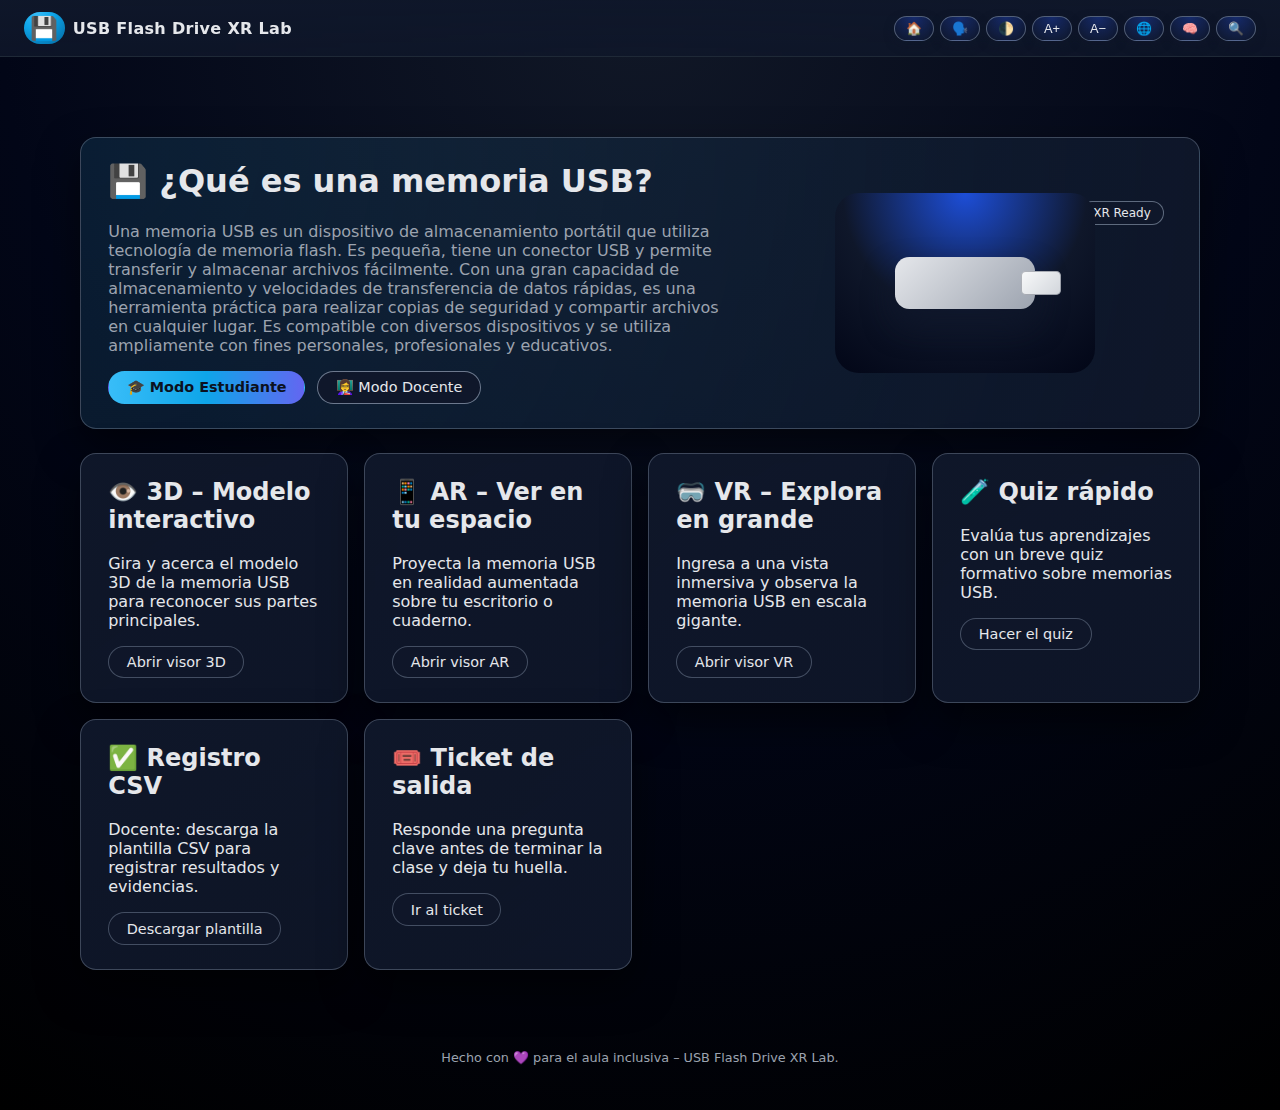
<file: index.html>
<!DOCTYPE html>
<html lang="es">
<head>
  <meta charset="UTF-8" />
  <meta name="viewport" content="width=device-width, initial-scale=1.0" />
  <title>USB Flash Drive XR Lab</title>
  <link rel="stylesheet" href="css/styles.css" />
  <link rel="manifest" href="manifest.webmanifest" />
  <meta name="theme-color" content="#050816" />
  <script>
    if ('serviceWorker' in navigator) {
      window.addEventListener('load', () => {
        navigator.serviceWorker.register('service-worker.js').catch(console.error);
      });
    }
  </script>
</head>
<body class="theme-dark">
  
<header class="top-bar" aria-label="Barra de navegación principal">
  <div class="brand">
    <span class="brand-logo">💾</span>
    <span class="brand-title">USB Flash Drive XR Lab</span>
  </div>
  <nav class="controls" aria-label="Controles inclusivos">
    <button class="ctrl-btn" data-action="go-home" title="Inicio (🏠)">🏠</button>
    <button class="ctrl-btn" data-action="toggle-reader" title="Lector en voz alta (🗣️)">🗣️</button>
    <button class="ctrl-btn" data-action="toggle-theme" title="Cambiar tema claro/oscuro (🌓)">🌓</button>
    <button class="ctrl-btn" data-action="font-inc" title="Aumentar tamaño de letra (A+)">A+</button>
    <button class="ctrl-btn" data-action="font-dec" title="Disminuir tamaño de letra (A−)">A−</button>
    <button class="ctrl-btn" data-action="toggle-lang" title="Cambiar idioma (🌐)">🌐</button>
    <button class="ctrl-btn" data-action="focus-mode" title="Modo foco / sin distracciones (🧠)">🧠</button>
    <button class="ctrl-btn" data-action="open-search" title="Buscar en la página (🔍)">🔍</button>
  </nav>
</header>

  <main id="main-content" class="container">
    <section class="hero card">
      <div class="hero-text">
        <h1>💾 ¿Qué es una memoria USB?</h1>
        <p>
          Una memoria USB es un dispositivo de almacenamiento portátil que utiliza tecnología de memoria
          flash. Es pequeña, tiene un conector USB y permite transferir y almacenar archivos fácilmente.
          Con una gran capacidad de almacenamiento y velocidades de transferencia de datos rápidas, es una
          herramienta práctica para realizar copias de seguridad y compartir archivos en cualquier lugar.
          Es compatible con diversos dispositivos y se utiliza ampliamente con fines personales,
          profesionales y educativos.
        </p>
        <div class="hero-actions">
          <a href="estudiante.html" class="btn primary">🎓 Modo Estudiante</a>
          <a href="login-docente.html" class="btn secondary">👩‍🏫 Modo Docente</a>
        </div>
      </div>
      <div class="hero-media">
        <div class="hero-chip">XR Ready</div>
        <div class="hero-illustration">
          <div class="usb-body"></div>
          <div class="usb-head"></div>
        </div>
      </div>
    </section>

    <section class="grid grid-3">
      <article class="card micro">
        <h2>👁️ 3D – Modelo interactivo</h2>
        <p>Gira y acerca el modelo 3D de la memoria USB para reconocer sus partes principales.</p>
        <a href="viewer3D/usb3d.html" class="btn ghost">Abrir visor 3D</a>
      </article>

      <article class="card micro">
        <h2>📱 AR – Ver en tu espacio</h2>
        <p>Proyecta la memoria USB en realidad aumentada sobre tu escritorio o cuaderno.</p>
        <a href="viewerAR/usb-ar.html" class="btn ghost">Abrir visor AR</a>
      </article>

      <article class="card micro">
        <h2>🥽 VR – Explora en grande</h2>
        <p>Ingresa a una vista inmersiva y observa la memoria USB en escala gigante.</p>
        <a href="viewerVR/usb-vr.html" class="btn ghost">Abrir visor VR</a>
      </article>

      <article class="card micro">
        <h2>🧪 Quiz rápido</h2>
        <p>Evalúa tus aprendizajes con un breve quiz formativo sobre memorias USB.</p>
        <a href="estudiante.html#quiz-usb" class="btn ghost">Hacer el quiz</a>
      </article>

      <article class="card micro">
        <h2>✅ Registro CSV</h2>
        <p>Docente: descarga la plantilla CSV para registrar resultados y evidencias.</p>
        <a href="docs/registro_usb_template.csv" class="btn ghost">Descargar plantilla</a>
      </article>

      <article class="card micro">
        <h2>🎟️ Ticket de salida</h2>
        <p>Responde una pregunta clave antes de terminar la clase y deja tu huella.</p>
        <a href="estudiante.html#ticket-salida" class="btn ghost">Ir al ticket</a>
      </article>
    </section>
  </main>

 <!-- <div id="search-dialog" class="search-dialog" hidden>
    <div class="search-box card">
      <h2>🔍 Buscar en la página</h2>
      <input type="search" id="search-input" placeholder="Escribe una palabra clave..." />
      <button class="btn primary" id="search-close">Cerrar</button>
    </div>
  </div> -->

  <footer class="footer">
    <p>Hecho con 💜 para el aula inclusiva – USB Flash Drive XR Lab.</p>
  </footer>

  <script src="js/accessibility.js"></script>
  <script src="js/main.js"></script>
</body>
</html>
</file>
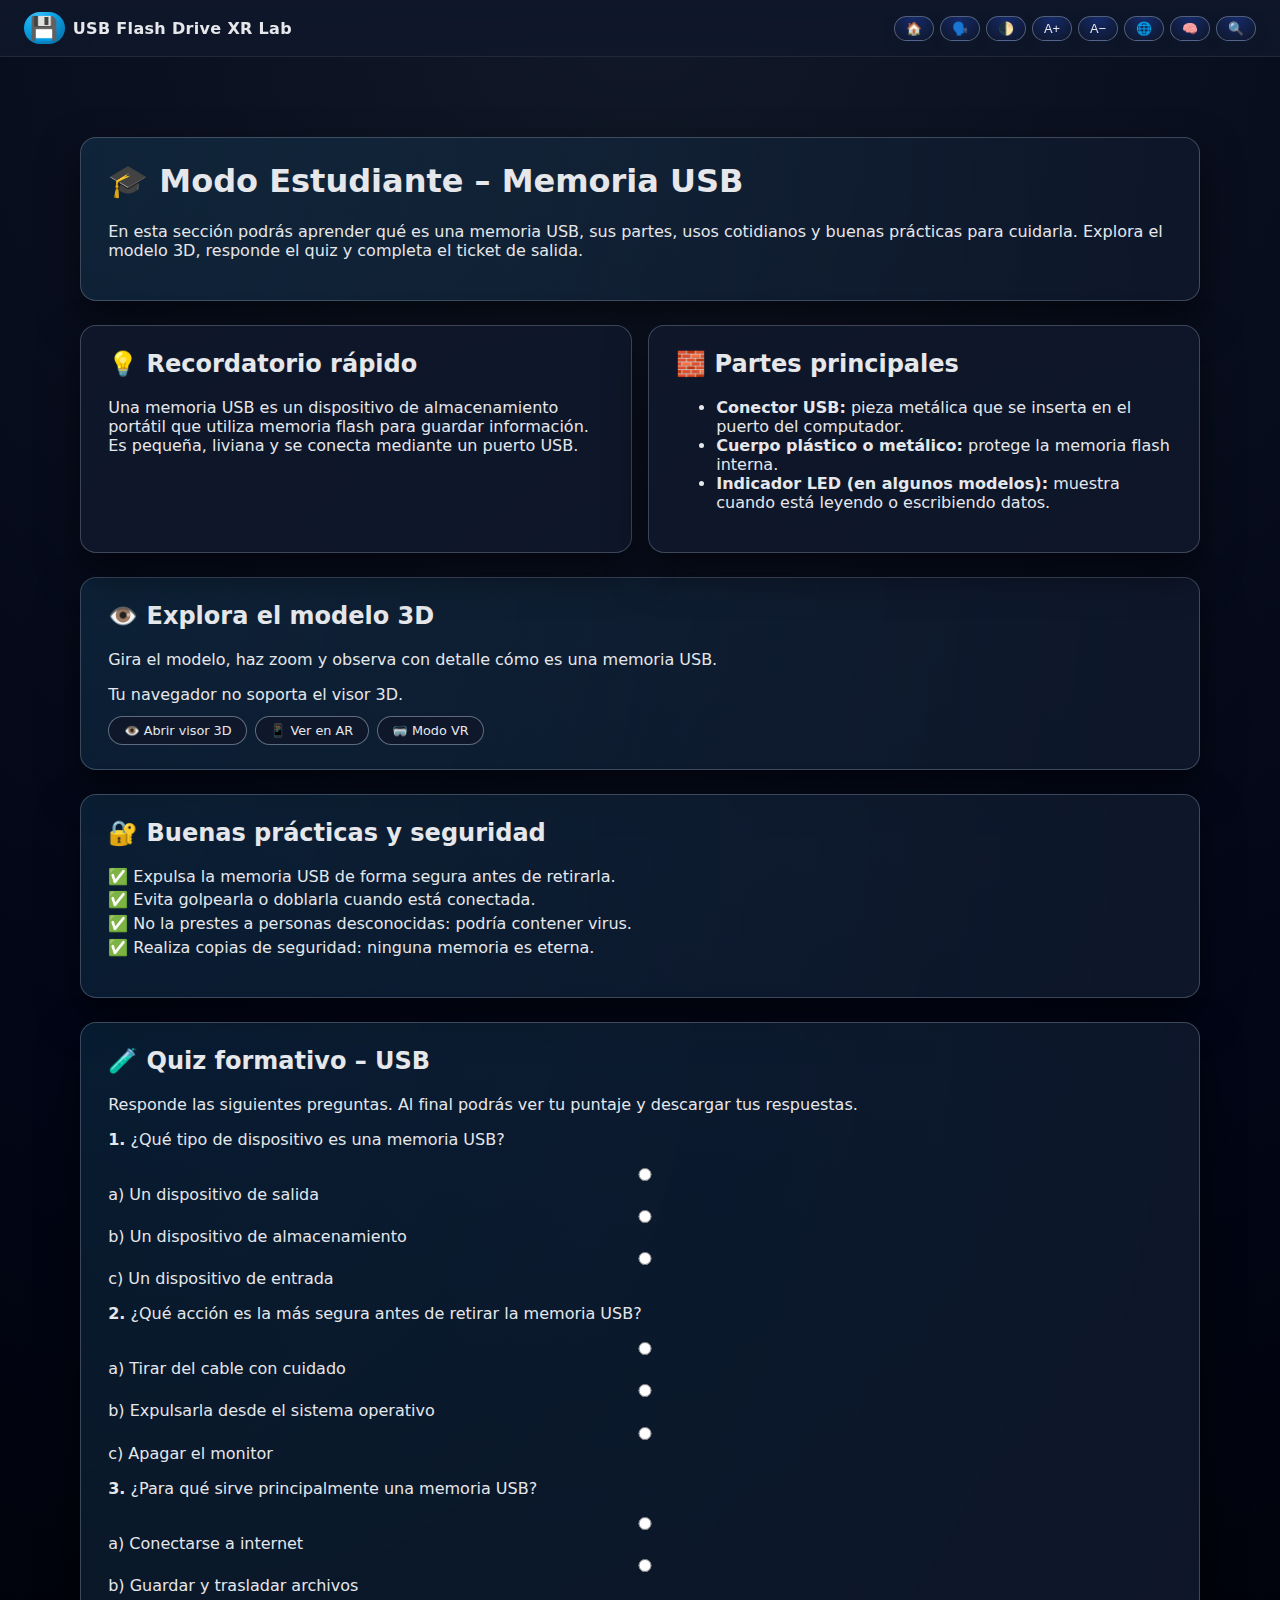
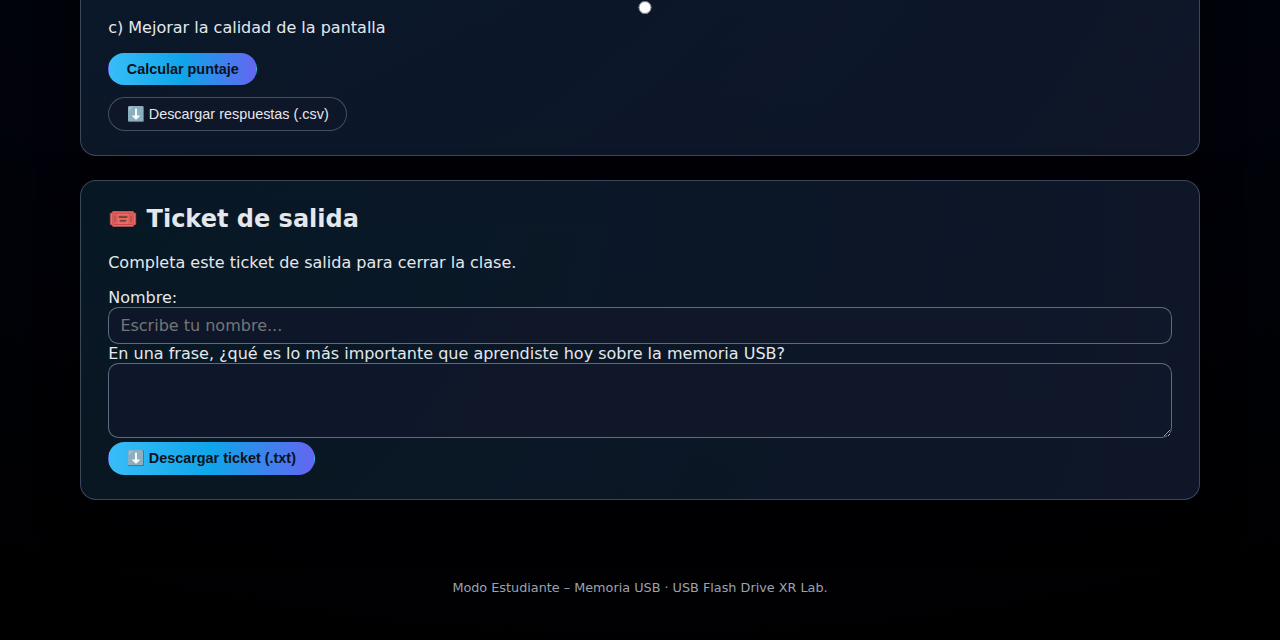
<file: estudiante.html>
<!DOCTYPE html>
<html lang="es">
<head>
  <meta charset="UTF-8" />
  <meta name="viewport" content="width=device-width, initial-scale=1.0" />
  <title>Modo Estudiante – Memoria USB</title>
  <link rel="stylesheet" href="css/styles.css" />
  <script type="module" src="https://unpkg.com/@google/model-viewer/dist/model-viewer.min.js"></script>
</head>
<body class="theme-dark">
  
<header class="top-bar" aria-label="Barra de navegación principal">
  <div class="brand">
    <span class="brand-logo">💾</span>
    <span class="brand-title">USB Flash Drive XR Lab</span>
  </div>
  <nav class="controls" aria-label="Controles inclusivos">
    <button class="ctrl-btn" data-action="go-home" title="Inicio (🏠)">🏠</button>
    <button class="ctrl-btn" data-action="toggle-reader" title="Lector en voz alta (🗣️)">🗣️</button>
    <button class="ctrl-btn" data-action="toggle-theme" title="Cambiar tema claro/oscuro (🌓)">🌓</button>
    <button class="ctrl-btn" data-action="font-inc" title="Aumentar tamaño de letra (A+)">A+</button>
    <button class="ctrl-btn" data-action="font-dec" title="Disminuir tamaño de letra (A−)">A−</button>
    <button class="ctrl-btn" data-action="toggle-lang" title="Cambiar idioma (🌐)">🌐</button>
    <button class="ctrl-btn" data-action="focus-mode" title="Modo foco / sin distracciones (🧠)">🧠</button>
    <button class="ctrl-btn" data-action="open-search" title="Buscar en la página (🔍)">🔍</button>
  </nav>
</header>

  <main id="main-content" class="container">
    <section class="card">
      <h1>🎓 Modo Estudiante – Memoria USB</h1>
      <p>
        En esta sección podrás aprender qué es una memoria USB, sus partes, usos cotidianos y buenas
        prácticas para cuidarla. Explora el modelo 3D, responde el quiz y completa el ticket de salida.
      </p>
    </section>

    <section class="grid grid-2">
      <article class="card micro">
        <h2>💡 Recordatorio rápido</h2>
        <p>
          Una memoria USB es un dispositivo de almacenamiento portátil que utiliza memoria flash para
          guardar información. Es pequeña, liviana y se conecta mediante un puerto USB.
        </p>
      </article>

      <article class="card micro">
        <h2>🧱 Partes principales</h2>
        <ul>
          <li><strong>Conector USB:</strong> pieza metálica que se inserta en el puerto del computador.</li>
          <li><strong>Cuerpo plástico o metálico:</strong> protege la memoria flash interna.</li>
          <li><strong>Indicador LED (en algunos modelos):</strong> muestra cuando está leyendo o escribiendo datos.</li>
        </ul>
      </article>
    </section>

    <section class="card">
      <h2>👁️ Explora el modelo 3D</h2>
      <p>Gira el modelo, haz zoom y observa con detalle cómo es una memoria USB.</p>
      <model-viewer src="../assets/models/usb_flash_drive.glb" camera-controls autoplay ar ar-modes="webxr scene-viewer quick-look"
                    shadow-intensity="0.8" exposure="0.9"
                    style="width: 100%; height: 320px; border-radius: 1rem; overflow: hidden; background:#000;">
        <div class="mv-fallback">Tu navegador no soporta el visor 3D.</div>
      </model-viewer>
      <div class="pill-row">
        <a href="viewer3D/usb3d.html" class="pill-btn">👁️ Abrir visor 3D</a>
        <a href="viewerAR/usb-ar.html" class="pill-btn">📱 Ver en AR</a>
        <a href="viewerVR/usb-vr.html" class="pill-btn">🥽 Modo VR</a>
      </div>
    </section>

    <section class="card">
      <h2>🔐 Buenas prácticas y seguridad</h2>
      <ul class="checklist">
        <li>✅ Expulsa la memoria USB de forma segura antes de retirarla.</li>
        <li>✅ Evita golpearla o doblarla cuando está conectada.</li>
        <li>✅ No la prestes a personas desconocidas: podría contener virus.</li>
        <li>✅ Realiza copias de seguridad: ninguna memoria es eterna.</li>
      </ul>
    </section>

    <section id="quiz-usb" class="card">
      <h2>🧪 Quiz formativo – USB</h2>
      <p>Responde las siguientes preguntas. Al final podrás ver tu puntaje y descargar tus respuestas.</p>
      <form id="quiz-form">
        <div class="quiz-item">
          <p><strong>1.</strong> ¿Qué tipo de dispositivo es una memoria USB?</p>
          <label><input type="radio" name="q1" value="a" /> a) Un dispositivo de salida</label>
          <label><input type="radio" name="q1" value="b" /> b) Un dispositivo de almacenamiento</label>
          <label><input type="radio" name="q1" value="c" /> c) Un dispositivo de entrada</label>
        </div>

        <div class="quiz-item">
          <p><strong>2.</strong> ¿Qué acción es la más segura antes de retirar la memoria USB?</p>
          <label><input type="radio" name="q2" value="a" /> a) Tirar del cable con cuidado</label>
          <label><input type="radio" name="q2" value="b" /> b) Expulsarla desde el sistema operativo</label>
          <label><input type="radio" name="q2" value="c" /> c) Apagar el monitor</label>
        </div>

        <div class="quiz-item">
          <p><strong>3.</strong> ¿Para qué sirve principalmente una memoria USB?</p>
          <label><input type="radio" name="q3" value="a" /> a) Conectarse a internet</label>
          <label><input type="radio" name="q3" value="b" /> b) Guardar y trasladar archivos</label>
          <label><input type="radio" name="q3" value="c" /> c) Mejorar la calidad de la pantalla</label>
        </div>

        <button type="button" class="btn primary" id="quiz-submit">Calcular puntaje</button>
      </form>
      <div id="quiz-result" class="quiz-result" aria-live="polite"></div>
      <button type="button" class="btn ghost" id="quiz-download">⬇️ Descargar respuestas (.csv)</button>
    </section>

    <section id="ticket-salida" class="card">
      <h2>🎟️ Ticket de salida</h2>
      <p>Completa este ticket de salida para cerrar la clase.</p>
      <label for="ticket-nombre">Nombre:</label>
      <input id="ticket-nombre" type="text" placeholder="Escribe tu nombre..." />

      <label for="ticket-pregunta">En una frase, ¿qué es lo más importante que aprendiste hoy sobre la memoria USB?</label>
      <textarea id="ticket-pregunta" rows="3"></textarea>

      <button type="button" class="btn primary" id="ticket-download">⬇️ Descargar ticket (.txt)</button>
    </section>
  </main>

  <footer class="footer">
    <p>Modo Estudiante – Memoria USB · USB Flash Drive XR Lab.</p>
  </footer>

  <script src="js/accessibility.js"></script>
  <script src="js/quiz.js"></script>
</body>
</html>
</file>
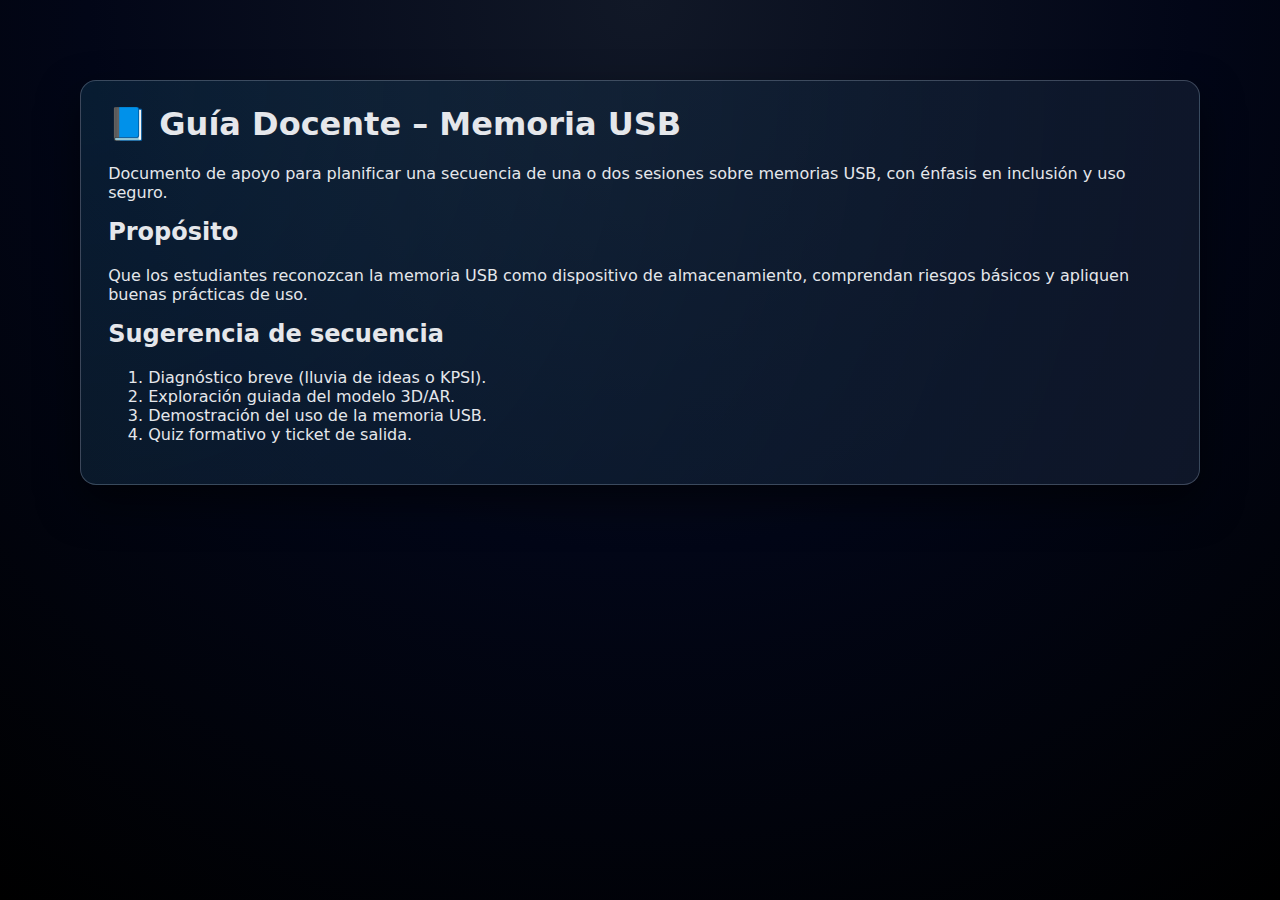
<file: docs/guia_usb.html>
<!DOCTYPE html>
<html lang="es">
<head>
  <meta charset="UTF-8" />
  <title>Guía Docente – Memoria USB</title>
  <link rel="stylesheet" href="../css/styles.css" />
</head>
<body class="theme-dark">
  <main class="container">
    <section class="card">
      <h1>📘 Guía Docente – Memoria USB</h1>
      <p>Documento de apoyo para planificar una secuencia de una o dos sesiones sobre memorias USB, con énfasis en inclusión y uso seguro.</p>
      <h2>Propósito</h2>
      <p>Que los estudiantes reconozcan la memoria USB como dispositivo de almacenamiento, comprendan riesgos básicos y apliquen buenas prácticas de uso.</p>
      <h2>Sugerencia de secuencia</h2>
      <ol>
        <li>Diagnóstico breve (lluvia de ideas o KPSI).</li>
        <li>Exploración guiada del modelo 3D/AR.</li>
        <li>Demostración del uso de la memoria USB.</li>
        <li>Quiz formativo y ticket de salida.</li>
      </ol>
    </section>
  </main>
</body>
</html>
</file>
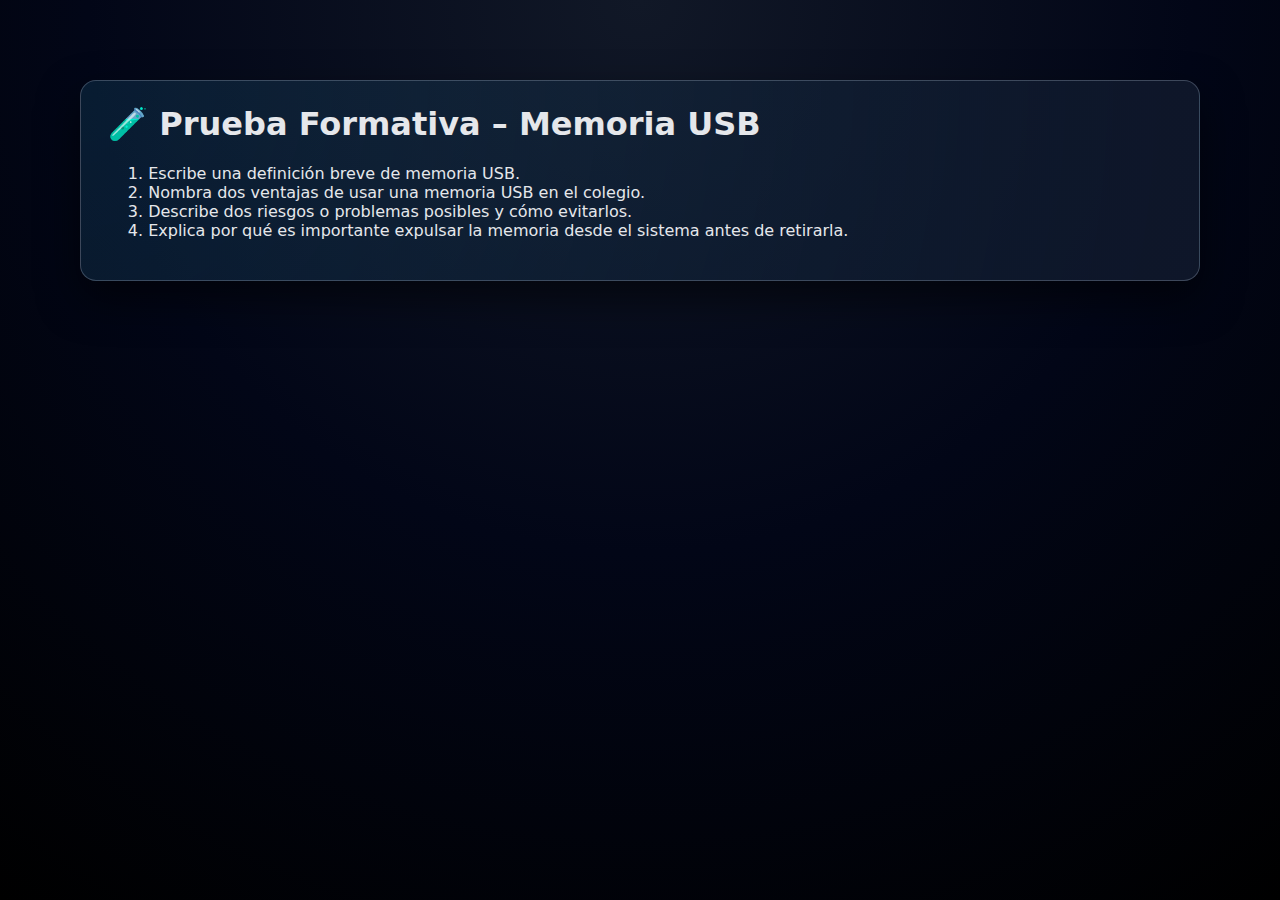
<file: docs/prueba_formativa_usb.html>
<!DOCTYPE html>
<html lang="es">
<head>
  <meta charset="UTF-8" />
  <title>Prueba Formativa – Memoria USB</title>
  <link rel="stylesheet" href="../css/styles.css" />
</head>
<body class="theme-dark">
  <main class="container">
    <section class="card">
      <h1>🧪 Prueba Formativa – Memoria USB</h1>
      <ol>
        <li>Escribe una definición breve de memoria USB.</li>
        <li>Nombra dos ventajas de usar una memoria USB en el colegio.</li>
        <li>Describe dos riesgos o problemas posibles y cómo evitarlos.</li>
        <li>Explica por qué es importante expulsar la memoria desde el sistema antes de retirarla.</li>
      </ol>
    </section>
  </main>
</body>
</html>
</file>
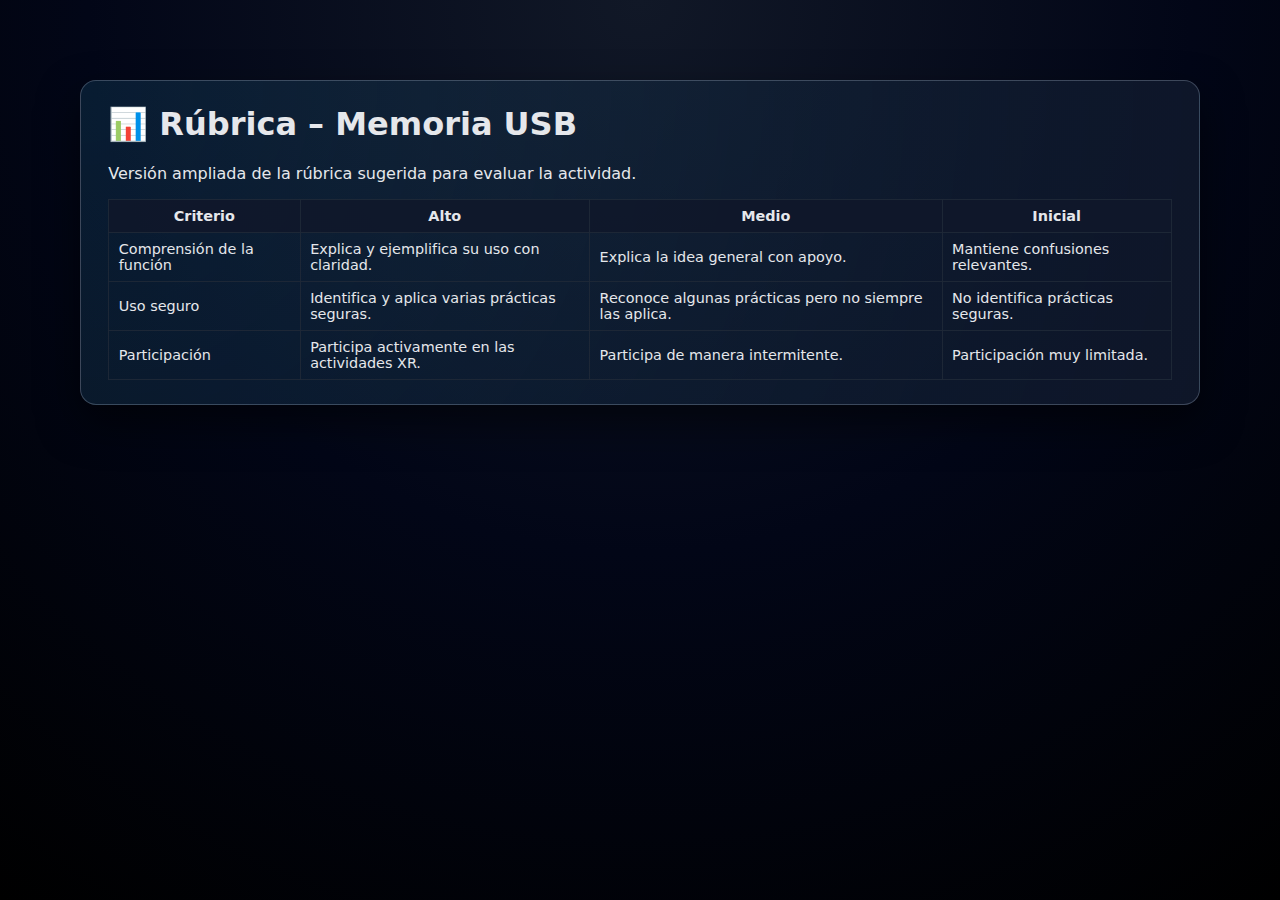
<file: docs/rubrica_usb.html>
<!DOCTYPE html>
<html lang="es">
<head>
  <meta charset="UTF-8" />
  <title>Rúbrica – Memoria USB</title>
  <link rel="stylesheet" href="../css/styles.css" />
</head>
<body class="theme-dark">
  <main class="container">
    <section class="card">
      <h1>📊 Rúbrica – Memoria USB</h1>
      <p>Versión ampliada de la rúbrica sugerida para evaluar la actividad.</p>
      <div class="table-wrapper">
        <table>
          <thead>
            <tr>
              <th>Criterio</th>
              <th>Alto</th>
              <th>Medio</th>
              <th>Inicial</th>
            </tr>
          </thead>
          <tbody>
            <tr>
              <td>Comprensión de la función</td>
              <td>Explica y ejemplifica su uso con claridad.</td>
              <td>Explica la idea general con apoyo.</td>
              <td>Mantiene confusiones relevantes.</td>
            </tr>
            <tr>
              <td>Uso seguro</td>
              <td>Identifica y aplica varias prácticas seguras.</td>
              <td>Reconoce algunas prácticas pero no siempre las aplica.</td>
              <td>No identifica prácticas seguras.</td>
            </tr>
            <tr>
              <td>Participación</td>
              <td>Participa activamente en las actividades XR.</td>
              <td>Participa de manera intermitente.</td>
              <td>Participación muy limitada.</td>
            </tr>
          </tbody>
        </table>
      </div>
    </section>
  </main>
</body>
</html>
</file>
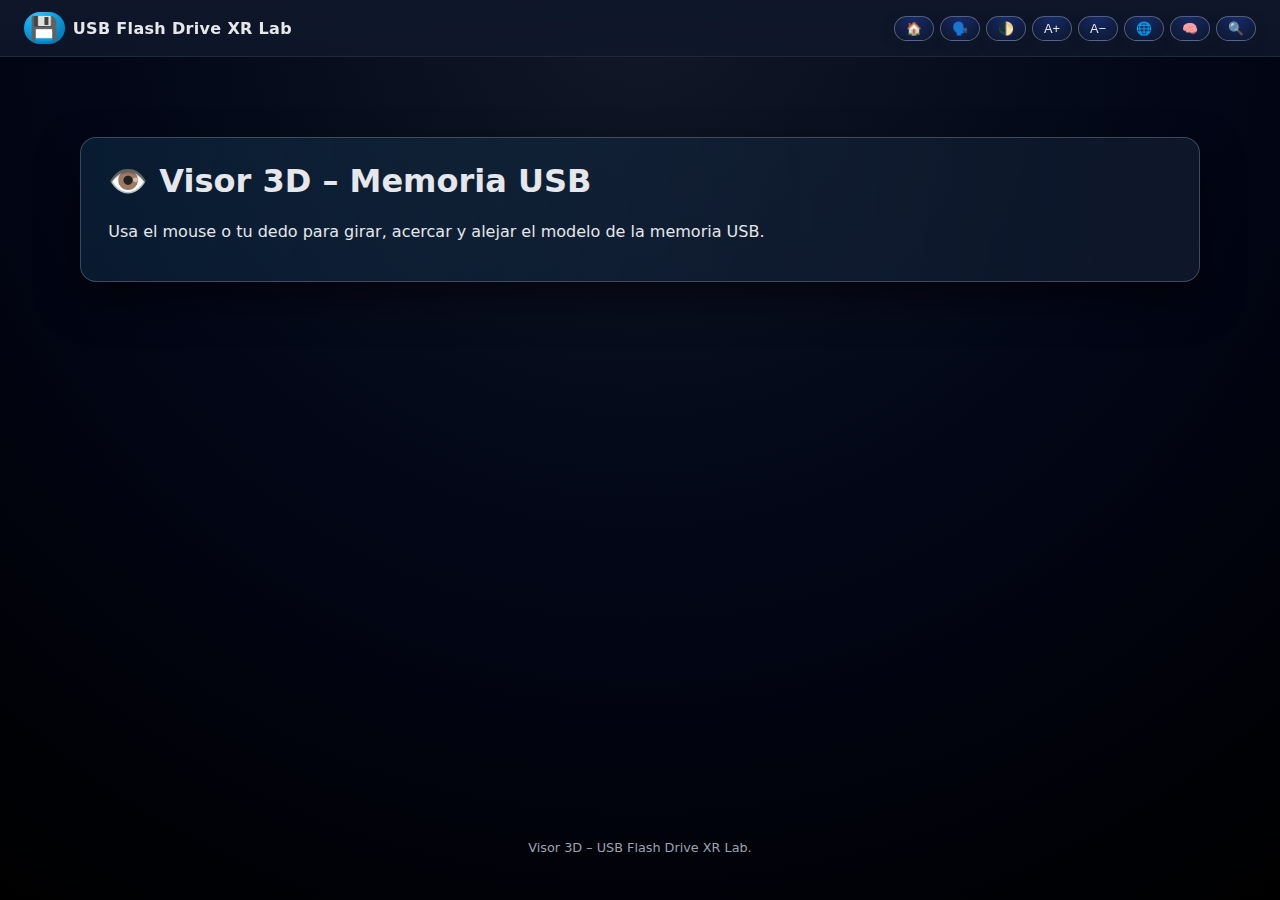
<file: viewer3D/usb3d.html>
<!DOCTYPE html>
<html lang="es">
<head>
  <meta charset="UTF-8" />
  <meta name="viewport" content="width=device-width, initial-scale=1.0" />
  <title>Visor 3D – Memoria USB</title>
  <link rel="stylesheet" href="../css/styles.css" />
  <script type="module" src="https://unpkg.com/@google/model-viewer/dist/model-viewer.min.js"></script>
</head>
<body class="theme-dark">
  
<header class="top-bar" aria-label="Barra de navegación principal">
  <div class="brand">
    <span class="brand-logo">💾</span>
    <span class="brand-title">USB Flash Drive XR Lab</span>
  </div>
  <nav class="controls" aria-label="Controles inclusivos">
    <button class="ctrl-btn" data-action="go-home" title="Inicio (🏠)">🏠</button>
    <button class="ctrl-btn" data-action="toggle-reader" title="Lector en voz alta (🗣️)">🗣️</button>
    <button class="ctrl-btn" data-action="toggle-theme" title="Cambiar tema claro/oscuro (🌓)">🌓</button>
    <button class="ctrl-btn" data-action="font-inc" title="Aumentar tamaño de letra (A+)">A+</button>
    <button class="ctrl-btn" data-action="font-dec" title="Disminuir tamaño de letra (A−)">A−</button>
    <button class="ctrl-btn" data-action="toggle-lang" title="Cambiar idioma (🌐)">🌐</button>
    <button class="ctrl-btn" data-action="focus-mode" title="Modo foco / sin distracciones (🧠)">🧠</button>
    <button class="ctrl-btn" data-action="open-search" title="Buscar en la página (🔍)">🔍</button>
  </nav>
</header>

  <main id="main-content" class="container">
    <section class="card">
      <h1>👁️ Visor 3D – Memoria USB</h1>
      <model-viewer src="../assets/models/usb_flash_drive.glb" camera-controls autoplay
                    shadow-intensity="1" style="width:100%;height:360px;border-radius:1rem;background:#000;">
      </model-viewer>
      <p>Usa el mouse o tu dedo para girar, acercar y alejar el modelo de la memoria USB.</p>
    </section>
  </main>
  <footer class="footer">
    <p>Visor 3D – USB Flash Drive XR Lab.</p>
  </footer>
  <script src="../js/accessibility.js"></script>
</body>
</html>
</file>
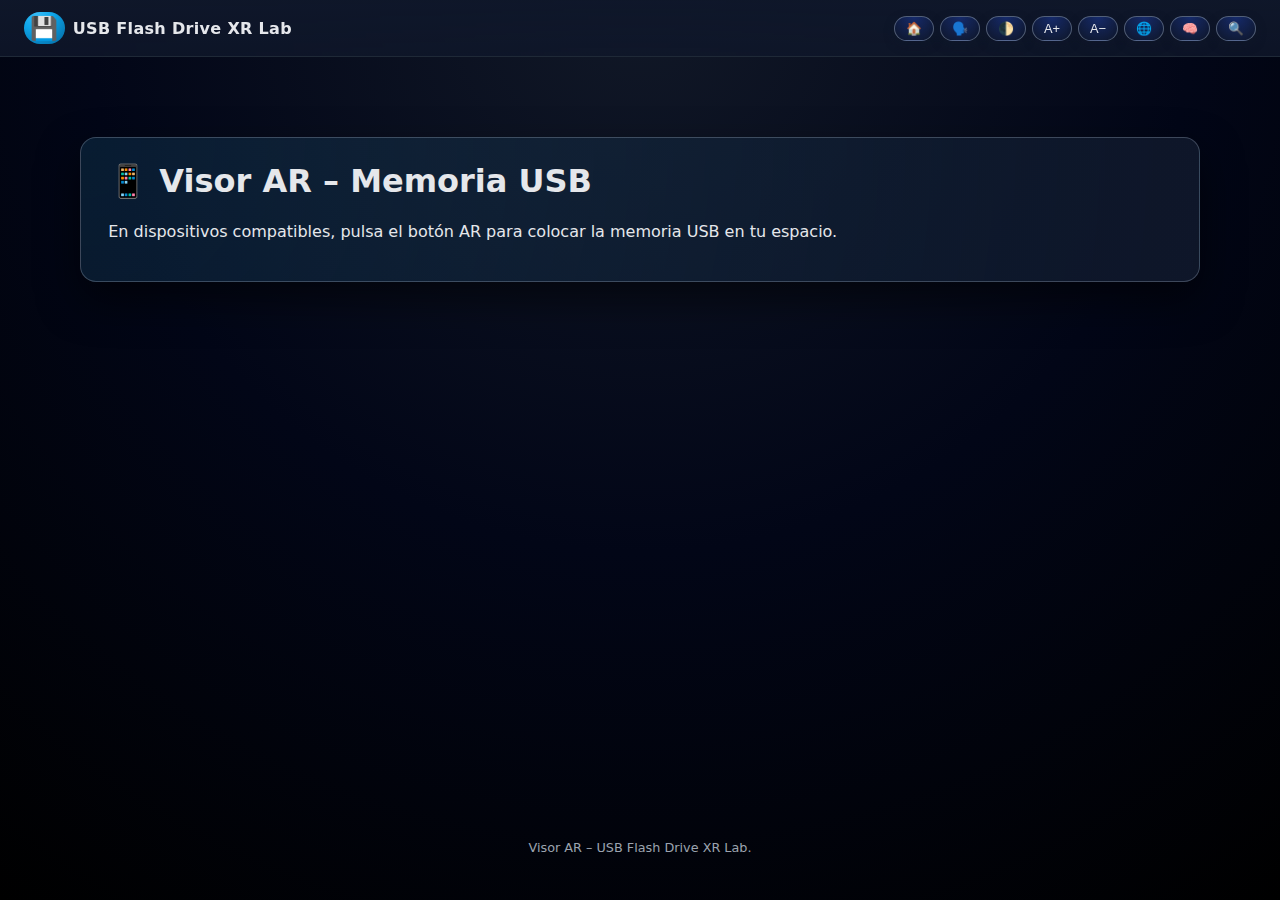
<file: viewerAR/usb-ar.html>
<!DOCTYPE html>
<html lang="es">
<head>
  <meta charset="UTF-8" />
  <meta name="viewport" content="width=device-width, initial-scale=1.0" />
  <title>Visor AR – Memoria USB</title>
  <link rel="stylesheet" href="../css/styles.css" />
  <script type="module" src="https://unpkg.com/@google/model-viewer/dist/model-viewer.min.js"></script>
</head>
<body class="theme-dark">
  
<header class="top-bar" aria-label="Barra de navegación principal">
  <div class="brand">
    <span class="brand-logo">💾</span>
    <span class="brand-title">USB Flash Drive XR Lab</span>
  </div>
  <nav class="controls" aria-label="Controles inclusivos">
    <button class="ctrl-btn" data-action="go-home" title="Inicio (🏠)">🏠</button>
    <button class="ctrl-btn" data-action="toggle-reader" title="Lector en voz alta (🗣️)">🗣️</button>
    <button class="ctrl-btn" data-action="toggle-theme" title="Cambiar tema claro/oscuro (🌓)">🌓</button>
    <button class="ctrl-btn" data-action="font-inc" title="Aumentar tamaño de letra (A+)">A+</button>
    <button class="ctrl-btn" data-action="font-dec" title="Disminuir tamaño de letra (A−)">A−</button>
    <button class="ctrl-btn" data-action="toggle-lang" title="Cambiar idioma (🌐)">🌐</button>
    <button class="ctrl-btn" data-action="focus-mode" title="Modo foco / sin distracciones (🧠)">🧠</button>
    <button class="ctrl-btn" data-action="open-search" title="Buscar en la página (🔍)">🔍</button>
  </nav>
</header>

  <main id="main-content" class="container">
    <section class="card">
      <h1>📱 Visor AR – Memoria USB</h1>
      <p>En dispositivos compatibles, pulsa el botón AR para colocar la memoria USB en tu espacio.</p>
      <model-viewer src="../assets/models/usb_flash_drive.glb" camera-controls autoplay ar ar-modes="webxr scene-viewer quick-look"
                    shadow-intensity="1" style="width:100%;height:360px;border-radius:1rem;background:#000;">
      </model-viewer>
    </section>
  </main>
  <footer class="footer">
    <p>Visor AR – USB Flash Drive XR Lab.</p>
  </footer>
  <script src="../js/accessibility.js"></script>
</body>
</html>
</file>
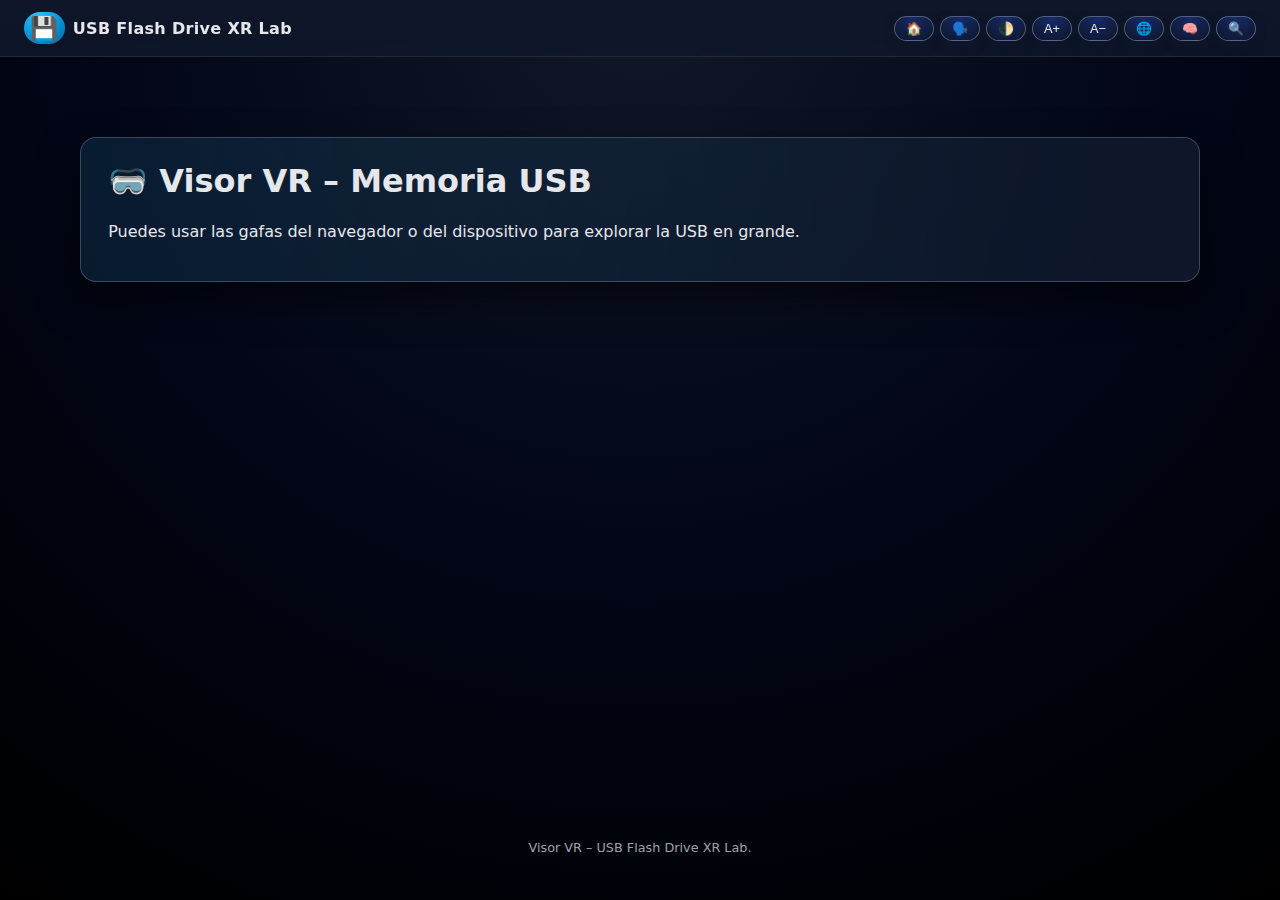
<file: viewerVR/usb-vr.html>
<!DOCTYPE html>
<html lang="es">
<head>
  <meta charset="UTF-8" />
  <meta name="viewport" content="width=device-width, initial-scale=1.0" />
  <title>Visor VR – Memoria USB</title>
  <link rel="stylesheet" href="../css/styles.css" />
  <script type="module" src="https://unpkg.com/@google/model-viewer/dist/model-viewer.min.js"></script>
</head>
<body class="theme-dark">
  
<header class="top-bar" aria-label="Barra de navegación principal">
  <div class="brand">
    <span class="brand-logo">💾</span>
    <span class="brand-title">USB Flash Drive XR Lab</span>
  </div>
  <nav class="controls" aria-label="Controles inclusivos">
    <button class="ctrl-btn" data-action="go-home" title="Inicio (🏠)">🏠</button>
    <button class="ctrl-btn" data-action="toggle-reader" title="Lector en voz alta (🗣️)">🗣️</button>
    <button class="ctrl-btn" data-action="toggle-theme" title="Cambiar tema claro/oscuro (🌓)">🌓</button>
    <button class="ctrl-btn" data-action="font-inc" title="Aumentar tamaño de letra (A+)">A+</button>
    <button class="ctrl-btn" data-action="font-dec" title="Disminuir tamaño de letra (A−)">A−</button>
    <button class="ctrl-btn" data-action="toggle-lang" title="Cambiar idioma (🌐)">🌐</button>
    <button class="ctrl-btn" data-action="focus-mode" title="Modo foco / sin distracciones (🧠)">🧠</button>
    <button class="ctrl-btn" data-action="open-search" title="Buscar en la página (🔍)">🔍</button>
  </nav>
</header>

  <main id="main-content" class="container">
    <section class="card">
      <h1>🥽 Visor VR – Memoria USB</h1>
      <p>Puedes usar las gafas del navegador o del dispositivo para explorar la USB en grande.</p>
      <model-viewer src="../assets/models/usb_flash_drive.glb" camera-controls autoplay
                    shadow-intensity="1" style="width:100%;height:360px;border-radius:1rem;background:#000;">
      </model-viewer>
    </section>
  </main>
  <footer class="footer">
    <p>Visor VR – USB Flash Drive XR Lab.</p>
  </footer>
  <script src="../js/accessibility.js"></script>
</body>
</html>
</file>
<file: css/styles.css>
:root {
  --bg-dark: #050816;
  --bg-card: #0b1020;
  --bg-card-soft: #10172a;
  --accent: #38bdf8;
  --accent-soft: rgba(56,189,248,0.15);
  --text-main: #e5e7eb;
  --text-muted: #9ca3af;
  --border-subtle: #1f2937;
  --radius-lg: 1rem;
  --shadow-soft: 0 18px 40px rgba(0,0,0,0.55);
  --font-scale: 1;
}

*,
*::before,
*::after { box-sizing: border-box; }

html { font-size: calc(16px * var(--font-scale)); }

body {
  margin: 0;
  font-family: system-ui, -apple-system, BlinkMacSystemFont, 'Segoe UI', sans-serif;
  background: radial-gradient(circle at top, #111827 0, #020617 50%, #000 100%);
  color: var(--text-main);
  min-height: 100vh;
  display: flex;
  flex-direction: column;
}

.container {
  width: min(1120px, 100% - 2rem);
  margin: 5rem auto 3rem;
  display: flex;
  flex-direction: column;
  gap: 1.5rem;
}

.container.narrow { width: min(560px, 100% - 2rem); }

.top-bar {
  position: sticky;
  top: 0;
  z-index: 20;
  display: flex;
  align-items: center;
  justify-content: space-between;
  padding: 0.75rem 1.5rem;
  background: linear-gradient(to bottom, rgba(15,23,42,0.98), rgba(15,23,42,0.85));
  backdrop-filter: blur(14px);
  border-bottom: 1px solid var(--border-subtle);
}

.brand {
  display: flex;
  align-items: center;
  gap: 0.5rem;
  font-weight: 600;
}

.brand-logo {
  font-size: 1.4rem;
  padding: 0.2rem 0.4rem;
  border-radius: 999px;
  background: radial-gradient(circle at 30% 0%, #38bdf8, #0ea5e9 40%, #0369a1);
}

.brand-title {
  letter-spacing: 0.02em;
}

.controls {
  display: flex;
  gap: 0.35rem;
  flex-wrap: wrap;
  justify-content: flex-end;
}

.ctrl-btn {
  border: 1px solid rgba(148,163,184,0.5);
  background: radial-gradient(circle at top, rgba(30,64,175,0.5), rgba(15,23,42,0.9));
  color: var(--text-main);
  border-radius: 999px;
  padding: 0.25rem 0.7rem;
  font-size: 0.8rem;
  cursor: pointer;
  display: flex;
  align-items: center;
  justify-content: center;
  box-shadow: 0 4px 10px rgba(15,23,42,0.6);
  transition: transform 0.12s ease, box-shadow 0.12s ease, border-color 0.12s ease;
}

.ctrl-btn:hover {
  transform: translateY(-1px);
  box-shadow: 0 8px 18px rgba(15,23,42,0.7);
  border-color: var(--accent);
}

.ctrl-btn:focus-visible {
  outline: 2px solid var(--accent);
  outline-offset: 2px;
}

.card {
  background: radial-gradient(circle at top left, rgba(56,189,248,0.12), rgba(15,23,42,0.96));
  border-radius: var(--radius-lg);
  padding: 1.5rem 1.7rem;
  border: 1px solid rgba(148,163,184,0.35);
  box-shadow: var(--shadow-soft);
}

.card h1, .card h2 {
  margin-top: 0;
}

.hero {
  display: grid;
  grid-template-columns: minmax(0, 3fr) minmax(0, 2fr);
  gap: 1.75rem;
  align-items: center;
}

.hero-text p {
  color: var(--text-muted);
}

.hero-actions {
  display: flex;
  flex-wrap: wrap;
  gap: 0.75rem;
  margin-top: 1rem;
}

.hero-media {
  position: relative;
  display: flex;
  align-items: center;
  justify-content: center;
}

.hero-chip {
  position: absolute;
  top: 0.5rem;
  right: 0.5rem;
  padding: 0.25rem 0.75rem;
  font-size: 0.75rem;
  border-radius: 999px;
  background: rgba(15,23,42,0.9);
  border: 1px solid rgba(148,163,184,0.6);
}

.hero-illustration {
  width: 100%;
  max-width: 260px;
  height: 180px;
  border-radius: 1.5rem;
  background: radial-gradient(circle at top, #1d4ed8, #0f172a 55%, #020617);
  display: flex;
  align-items: center;
  justify-content: center;
  position: relative;
  overflow: hidden;
}

.usb-body {
  width: 140px;
  height: 52px;
  border-radius: 0.9rem;
  background: linear-gradient(135deg, #e5e7eb, #9ca3af);
  position: relative;
  box-shadow: 0 16px 30px rgba(15,23,42,0.8);
}

.usb-head {
  position: absolute;
  right: 34px;
  width: 40px;
  height: 24px;
  background: linear-gradient(135deg, #f9fafb, #d1d5db);
  border-radius: 0.3rem;
  box-shadow: inset 0 0 0 1px rgba(15,23,42,0.3);
  top: calc(50% - 12px);
}

.grid {
  display: grid;
  gap: 1rem;
}

.grid-2 { grid-template-columns: repeat(auto-fit, minmax(260px, 1fr)); }
.grid-3 { grid-template-columns: repeat(auto-fit, minmax(240px, 1fr)); }

.micro {
  position: relative;
  background: linear-gradient(145deg, rgba(15,23,42,0.98), rgba(15,23,42,0.9));
  overflow: hidden;
}

.micro::before {
  content: "";
  position: absolute;
  inset: -40%;
  background: radial-gradient(circle at top left, rgba(56,189,248,0.12), transparent 55%);
  opacity: 0;
  transition: opacity 0.25s ease;
}

.micro:hover::before { opacity: 1; }

.micro:hover {
  transform: translateY(-3px);
  box-shadow: 0 22px 45px rgba(0,0,0,0.7);
}

.btn {
  display: inline-flex;
  align-items: center;
  justify-content: center;
  gap: 0.35rem;
  border-radius: 999px;
  border: 1px solid transparent;
  padding: 0.45rem 1.1rem;
  font-size: 0.9rem;
  cursor: pointer;
  text-decoration: none;
  white-space: nowrap;
}

.btn.primary {
  background: linear-gradient(to right, #38bdf8, #0ea5e9, #6366f1);
  color: #0b1120;
  font-weight: 600;
}

.btn.secondary {
  background: rgba(15,23,42,0.9);
  border-color: rgba(148,163,184,0.7);
  color: var(--text-main);
}

.btn.ghost {
  background: rgba(15,23,42,0.7);
  border-color: rgba(148,163,184,0.4);
  color: var(--text-main);
}

.btn:hover {
  filter: brightness(1.07);
  transform: translateY(-1px);
}

.pill-row {
  display: flex;
  flex-wrap: wrap;
  gap: 0.5rem;
  margin-top: 0.8rem;
}

.pill-btn {
  text-decoration: none;
  padding: 0.35rem 0.9rem;
  border-radius: 999px;
  border: 1px solid rgba(148,163,184,0.6);
  font-size: 0.8rem;
  background: rgba(15,23,42,0.9);
  color: var(--text-main);
}

.pill-btn:hover {
  border-color: var(--accent);
}

.checklist {
  list-style: none;
  padding-left: 0;
}

.checklist li + li {
  margin-top: 0.3rem;
}

.quiz-item {
  margin-bottom: 1rem;
}

.quiz-item label {
  display: block;
  margin-bottom: 0.2rem;
}

.quiz-result {
  margin-top: 0.75rem;
  font-weight: 600;
}

.inline-row {
  display: flex;
  gap: 0.5rem;
  margin-top: 0.75rem;
}

input, textarea {
  width: 100%;
  padding: 0.5rem 0.7rem;
  border-radius: 0.65rem;
  border: 1px solid rgba(148,163,184,0.6);
  background: rgba(15,23,42,0.9);
  color: var(--text-main);
  font: inherit;
}

.table-wrapper {
  overflow-x: auto;
}

table {
  width: 100%;
  border-collapse: collapse;
  font-size: 0.9rem;
}

th, td {
  padding: 0.5rem 0.6rem;
  border: 1px solid rgba(31,41,55,0.9);
}

th { background: rgba(15,23,42,0.9); }

.footer {
  margin-top: auto;
  padding: 1.2rem 1rem 2rem;
  text-align: center;
  font-size: 0.8rem;
  color: var(--text-muted);
}

.search-dialog {
  position: fixed;
  inset: 0;
  background: rgba(15,23,42,0.8);
  display: flex;
  align-items: center;
  justify-content: center;
  z-index: 40;
}

.search-box {
  width: min(420px, 100% - 2rem);
}

.error-msg {
  color: #f97373;
  margin-top: 0.5rem;
}

@media (max-width: 768px) {
  .hero {
    grid-template-columns: minmax(0, 1fr);
  }
  .container {
    margin-top: 4.25rem;
  }
}
</file>
